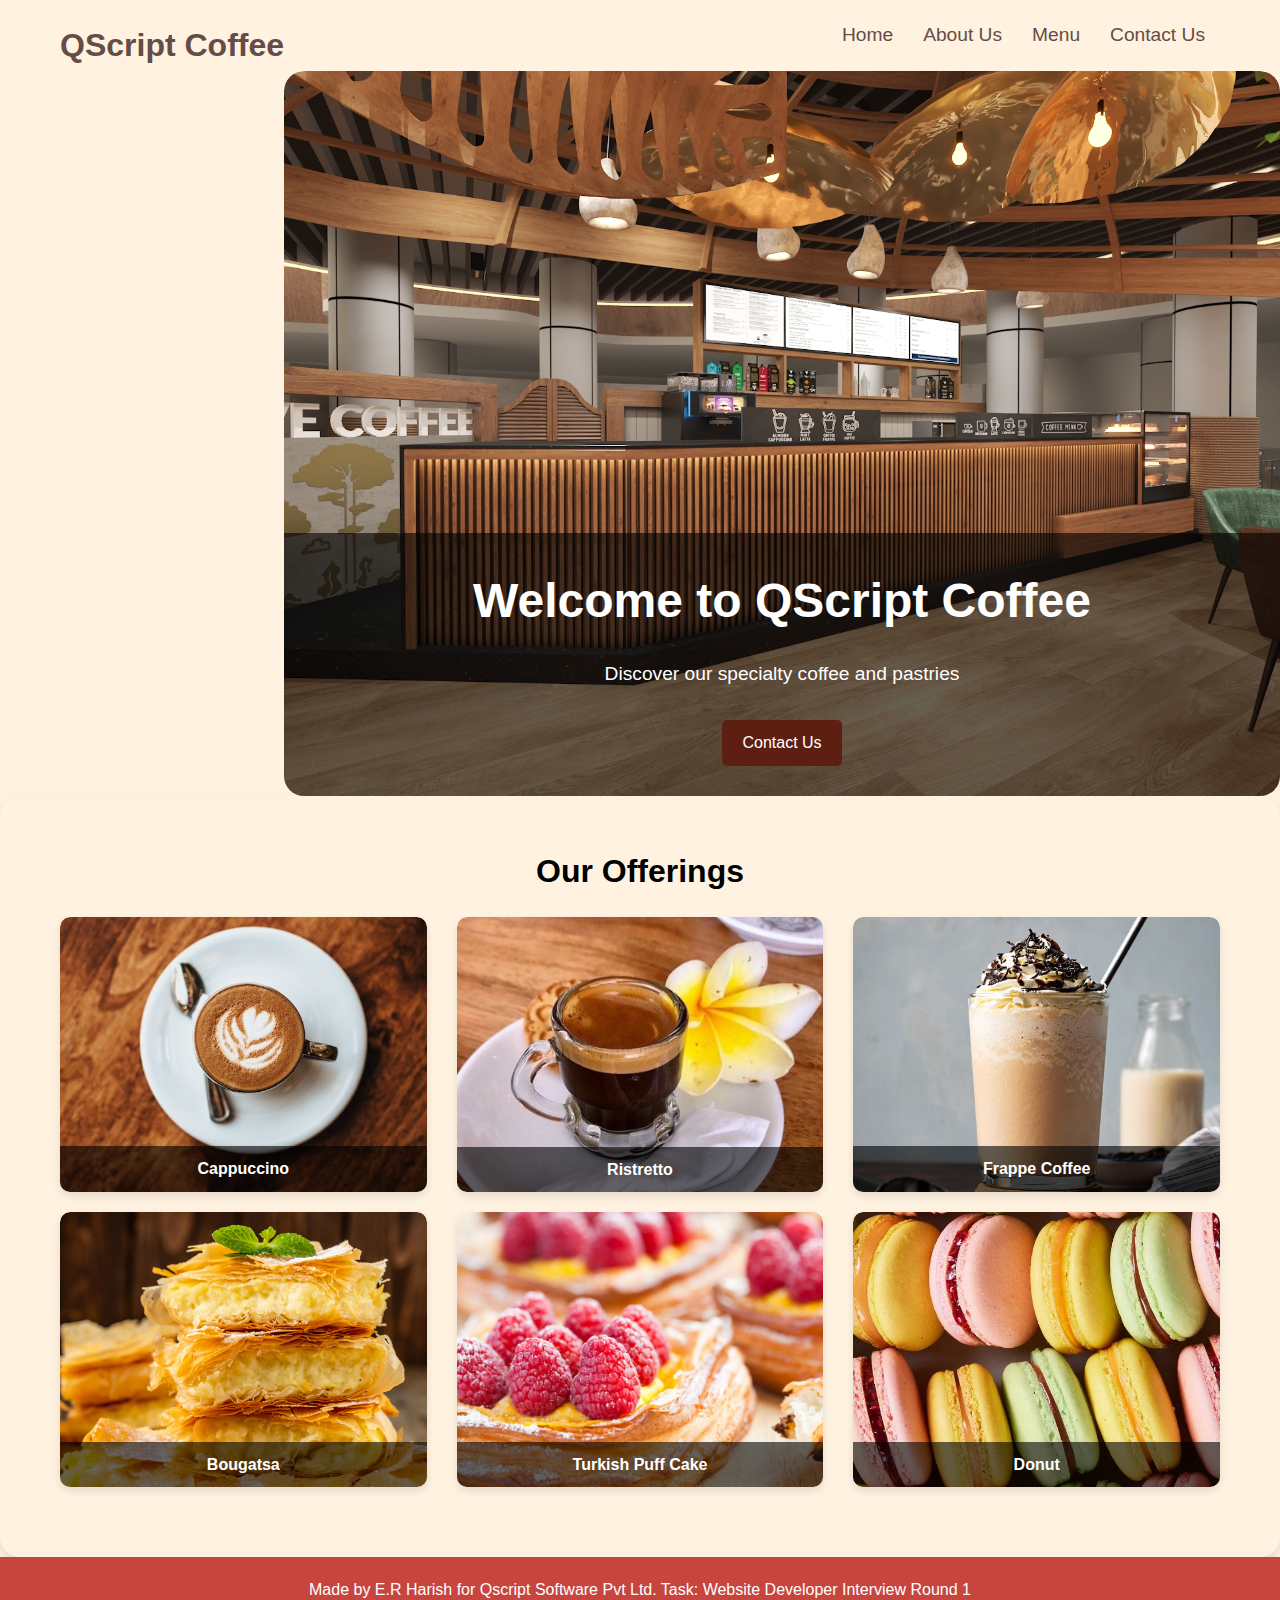
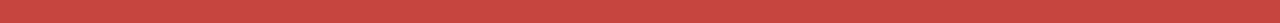
<file: index.html>
<!DOCTYPE html>
<html lang="en">
<head>
    <meta charset="UTF-8">
    <meta name="viewport" content="width=device-width, initial-scale=1.0">
    <title>QScript Coffee</title>
    <link rel="stylesheet" href="styles.css">
</head>
<body>
    <header>
        <nav>
            <div class="container">
                <h1 class="logo">QScript Coffee</h1>
                <ul class="nav-links">
                    <li><a href="index.html">Home</a></li>
                    <li><a href="about.html">About Us</a></li>
                    <li><a href="menu.html">Menu</a></li>
                    <li><a href="contact.html">Contact Us</a></li>
                </ul>
            </div>
        </nav>
    </header>
    <section id="coffee-shop">
        <div class="coffee-image">
            <img src="coffeeShop_photo.jpeg" alt="Coffee Shop Image">
            <div class="overlay">
                <div class="content">
                    <h1>Welcome to QScript Coffee</h1>
                    <p>Discover our specialty coffee and pastries</p>
                    <a href="contact.html" class="btn">Contact Us</a>
                </div>
            </div>
        </div>
    </section>
    <section id="offerings">
        <div class="container">
            <div class="offerings-box">
                <h2>Our Offerings</h2>
                <div class="row">
                    <div class="col">
                        <div class="offering">
                            <img src="cappuccino.jpeg" alt="Coffee Image">
                            <div class="overlay">
                                <p class="offering-name">Cappuccino</p>
                            </div>
                        </div>
                    </div>
                    <div class="col">
                        <div class="offering">
                            <img src="ristretto.jpg" alt="Coffee Image">
                            <div class="overlay">
                                <p class="offering-name">Ristretto</p>
                            </div>
                        </div>
                    </div>
                    <div class="col">
                        <div class="offering">
                            <img src="frappe.jpg" alt="Coffee Image">
                            <div class="overlay">
                                <p class="offering-name">Frappe Coffee</p>
                            </div>
                        </div>
                    </div>
                </div>
                <div class="row">
                    <div class="col">
                        <div class="offering">
                            <img src="Bougatsa.png" alt="Pastry Image">
                            <div class="overlay">
                                <p class="offering-name">Bougatsa</p>
                            </div>
                        </div>
                    </div>
                    <div class="col">
                        <div class="offering">
                            <img src="turkey_puff_cake.jpeg" alt="Pastry Image">
                            <div class="overlay">
                                <p class="offering-name">Turkish Puff Cake</p>
                            </div>
                        </div>
                    </div>
                    <div class="col">
                        <div class="offering">
                            <img src="donuts.jpg" alt="Pastry Image">
                            <div class="overlay">
                                <p class="offering-name">Donut</p>
                            </div>
                        </div>
                    </div>
                </div>
            </div>
        </div>
    </section>
    
    <footer>
        <div class="container">
            <p>Made by E.R Harish for Qscript Software Pvt Ltd. Task: Website Developer Interview Round 1</p>
        </div>
    </footer>

    <script src="script.js"></script>
</body>
</html>
</file>
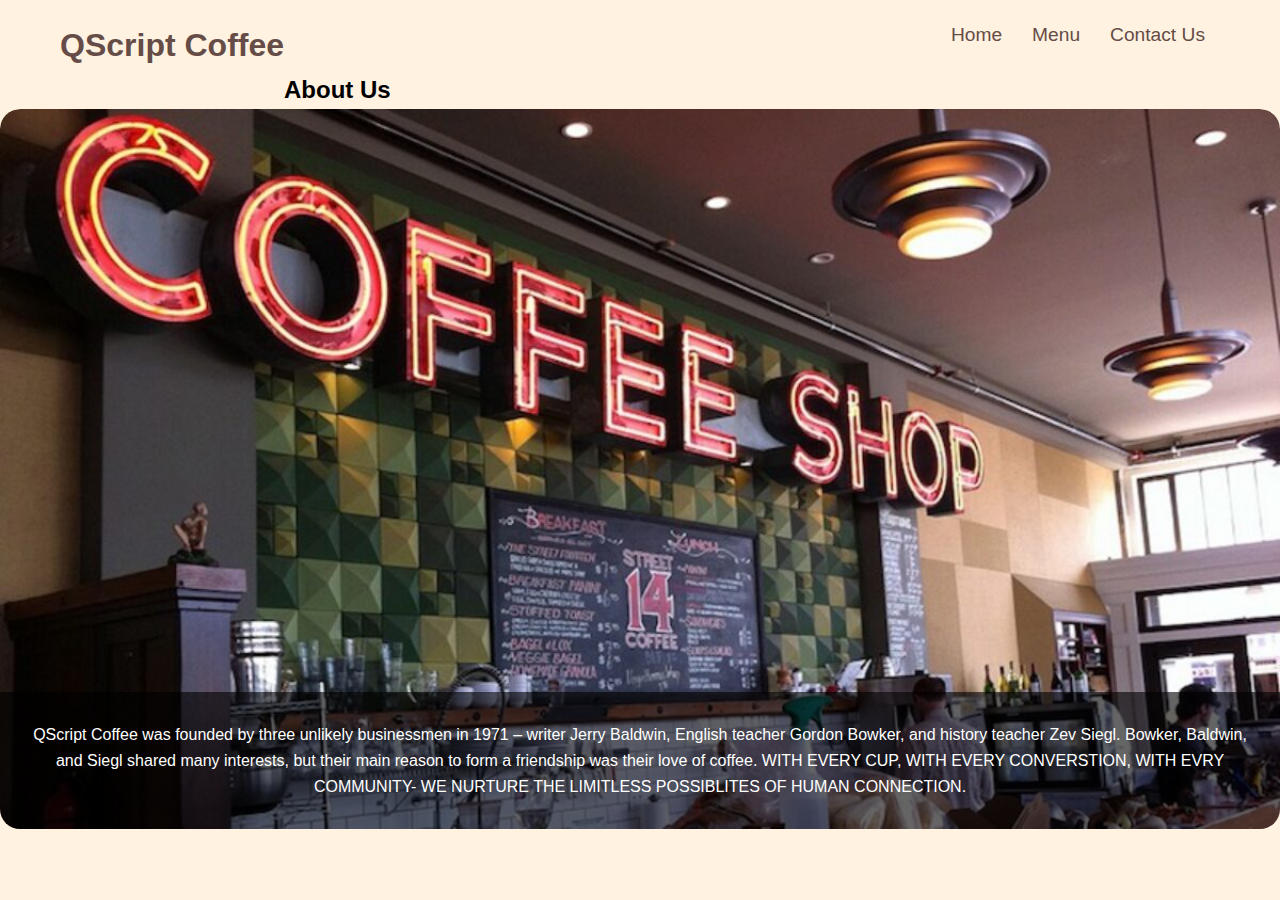
<file: about.html>
<!DOCTYPE html>
<html lang="en">
<head>
    <meta charset="UTF-8">
    <meta name="viewport" content="width=device-width, initial-scale=1.0">
    <title>About Us - QScript Coffee</title>
    <link rel="stylesheet" href="styles.css">
</head>
<body>
    <header>
        <nav>
            <div class="container">
                <h1 class="logo">QScript Coffee</h1>
                <ul class="nav-links">
                    <li><a href="index.html">Home</a></li>
                    <li><a href="menu.html">Menu</a></li>
                    <li><a href="contact.html">Contact Us</a></li>
                </ul>
            </div>
        </nav>
    </header>
    <section id="about">
        <div class="container">
            <h2>About Us</h2>
            
        </div>
        <div class="coffee-image">
            <img src="about_us_photo.jpeg" alt="Coffee Shop Image">
            <div class="overlay">
                <div class="content">
                    QScript Coffee was founded by three unlikely businessmen in 1971 – writer Jerry Baldwin, English teacher Gordon Bowker, and history teacher Zev Siegl. Bowker, Baldwin, and Siegl shared many interests, but their main reason to form a friendship was their love of coffee.
                    WITH EVERY CUP, WITH EVERY CONVERSTION, WITH EVRY COMMUNITY- WE NURTURE THE LIMITLESS POSSIBLITES OF HUMAN CONNECTION.
                </div>
            </div>
        </div>
    </section>
    <script src="script.js"></script>
</body>
</html>
</file>
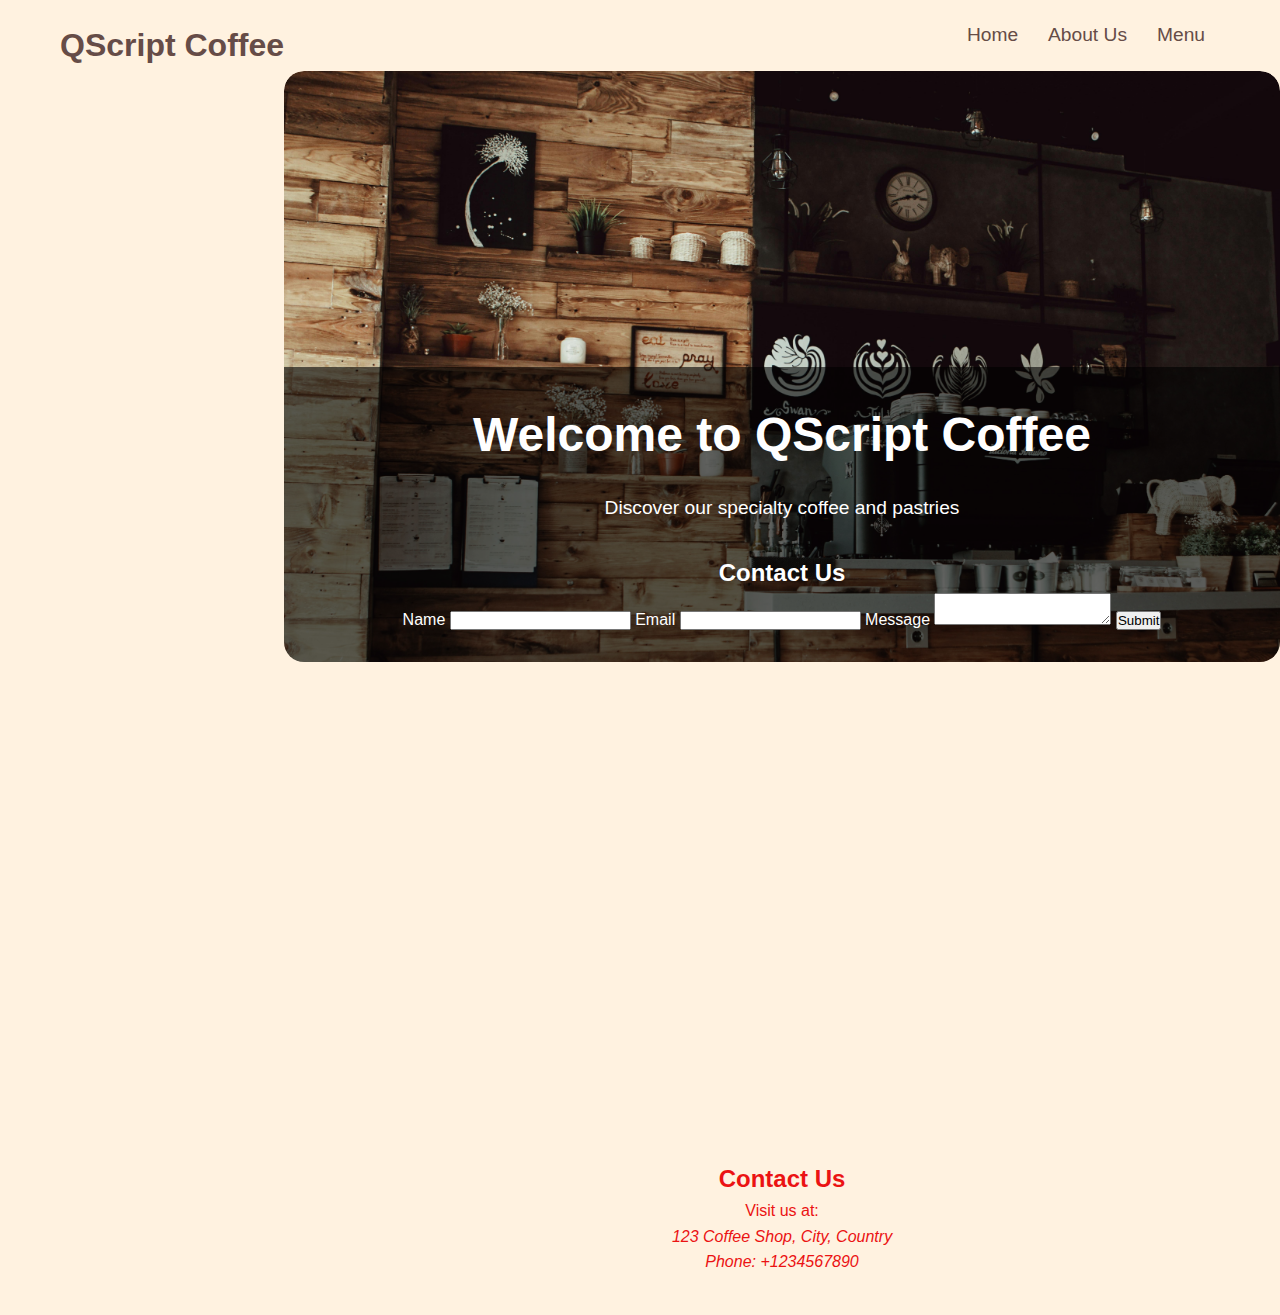
<file: contact.html>
<!DOCTYPE html>
<html lang="en">
<head>
    <meta charset="UTF-8">
    <meta name="viewport" content="width=device-width, initial-scale=1.0">
    <title>Contact Us - QScript Coffee</title>
    <link rel="stylesheet" href="styles.css">
</head>
<body>
    <header>
        <nav>
            <div class="container">
                <h1 class="logo">QScript Coffee</h1>
                <ul class="nav-links">
                    <li><a href="index.html">Home</a></li>
                    <li><a href="about.html">About Us</a></li>
                    <li><a href="menu.html">Menu</a></li>
                    <!-- <li><a href="contact.html">Contact Us</a></li> -->
                </ul>
            </div>
        </nav>
    </header>
    <section id="coffee-shop">
        <div class="coffee-image">
            <img src="contact_us_photo.jpeg" alt="Coffee Shop Image">
            <div class="overlay">
                <div class="content">
                    <h1>Welcome to QScript Coffee</h1>
                    <p>Discover our specialty coffee and pastries</p>
                    <h2>Contact Us</h2>
                    <form id="contact-form">
                        <label for="name">Name</label>
                        <input type="text" id="name" name="name" required>
                        <label for="email">Email</label>
                        <input type="email" id="email" name="email" required>
                        <label for="message">Message</label>
                        <textarea id="message" name="message" required></textarea>
                        <button type="submit">Submit</button>
                    </form>
                </div>
            </div>
        </div>
        <div class="contact-box">
            <div class="map-container">
                <iframe src="https://www.google.com/maps/embed?pb=!1m18!1m12!1m3!1d12345.678901234567!2d77.594566!3d12.971599!4m5!3m4!1s0x0:0x0!8m2!3d12.971599!4d77.594566" width="100%" height="450" style="border:0;" allowfullscreen="" loading="lazy"></iframe>
            </div>
            
            <div class="contact-details">
                <h2>Contact Us</h2>
                <p>Visit us at:</p>
                <address>
                    123 Coffee Shop, City, Country<br>
                    Phone: +1234567890
                </address>
            </div>
    </section>
    
    <script src="script.js"></script>
</body>
</html>
</file>
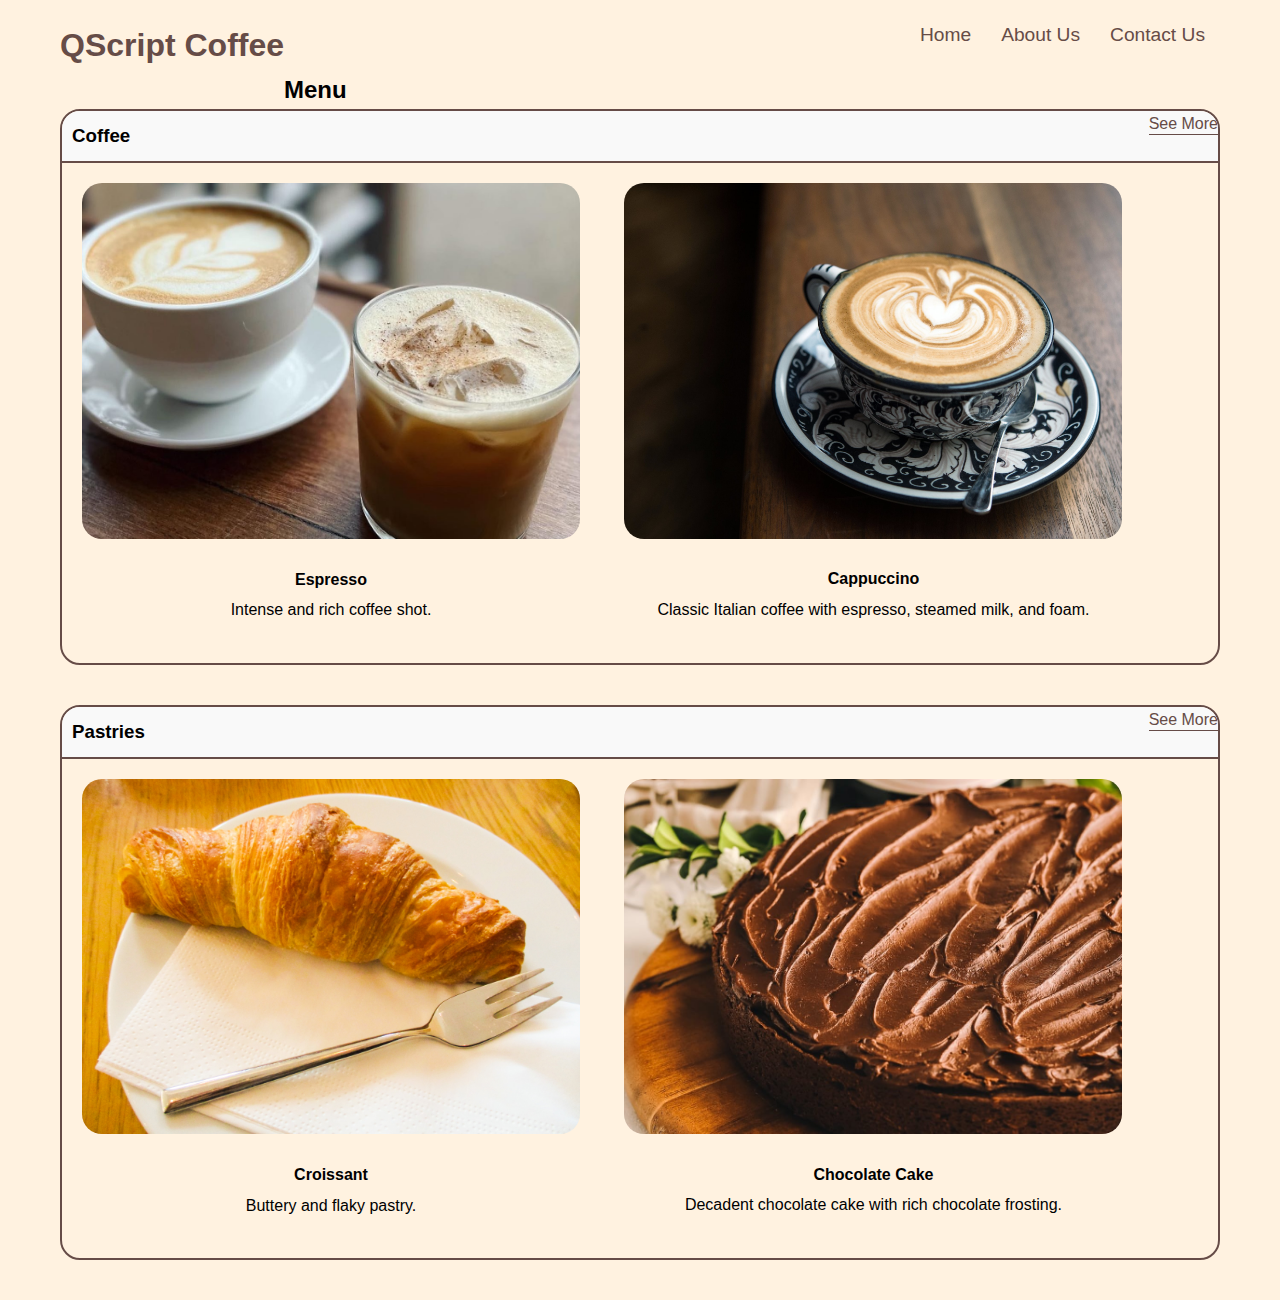
<file: menu.html>
<!DOCTYPE html>
<html lang="en">
<head>
    <meta charset="UTF-8">
    <meta name="viewport" content="width=device-width, initial-scale=1.0">
    <title>Menu - QScript Coffee</title>
    <link rel="stylesheet" href="styles.css">
</head>
<body>
    <header>
        <nav>
            <div class="container">
                <h1 class="logo">QScript Coffee</h1>
                <ul class="nav-links">
                    <li><a href="index.html">Home</a></li>
                    <li><a href="about.html">About Us</a></li>
                    <!-- <li><a href="menu.html">Menu</a></li> -->
                    <li><a href="contact.html">Contact Us</a></li>
                </ul>
            </div>
        </nav>
    </header>
    <section id="menu">
        <div class="container">
            <h2>Menu</h2>
            <div class="menu-section coffee-section">
                <div class="see-more-left">
                    <a href="#" class="see-more">See More</a>
                </div>
                <h3>Coffee</h3>
                <div class="menu-item">
                    <img src="espresso.jpeg" alt="Espresso">
                    <h4>Espresso</h4>
                    <p>Intense and rich coffee shot.</p>
                </div>
                <div class="menu-item">
                    <img src="cappuccino_menu.jpeg" alt="Cappuccino">
                    <h4>Cappuccino</h4>
                    <p>Classic Italian coffee with espresso, steamed milk, and foam.</p>
                </div>
            </div>
            <div class="menu-section pastry-section">
                <div class="see-more-left">
                    <a href="#" class="see-more">See More</a>
                </div>
                <h3>Pastries</h3>
                <div class="menu-item">
                    <img src="croissant.jpeg" alt="Croissant">
                    <h4>Croissant</h4>
                    <p>Buttery and flaky pastry.</p>
                </div>
                <div class="menu-item">
                    <img src="chocolate_cake.jpg" alt="Chocolate Cake">
                    <h4>Chocolate Cake</h4>
                    <p>Decadent chocolate cake with rich chocolate frosting.</p>
                </div>
            </div>
        </div>
    </section>
    
    <script src="script.js"></script>
</body>
</html>
</file>
<file: styles.css>
* {
    margin: 0;
    padding: 0;
    box-sizing: border-box;
}

body {
    font-family: 'Romelio Sans', sans-serif;
    background-color: #fff2e0;
    line-height: 1.6;
}

.container {
    max-width: 1200px;
    margin: 0 auto;
    padding: 0 20px;
}

header {
    background-color: #fff2e0;
    color: #664c47;
    padding: 20px 0;
    text-align: center;
}

.logo {
    font-family: 'Montserrat', sans-serif;
    font-weight: medium;
    font-size: 2rem;
    color: #664c47;
    float: left;
}

.nav-links {
    list-style: none;
    display: flex;
    justify-content: flex-end;
}

.nav-links li {
    margin: 0 15px;
}

.nav-links li a {
    color: #664c47;
    text-decoration: none;
    font-size: 1.2rem;
}

#hero {
    background: url('coffee-shop.jpg') no-repeat center center/cover;
    color: #fff;
    text-align: center;
    padding: 100px 0;
    position: relative;
}

.hero-content {
    position: relative;
    z-index: 1;
}

.hero-content h1 {
    font-family: 'Montserrat', sans-serif;
    font-weight: medium;
    font-size: 3rem;
    margin-bottom: 20px;
}

.hero-content p {
    font-size: 1.2rem;
    margin-bottom: 30px;
}

.btn {
    display: inline-block;
    background-color: #5e1f13;
    color: #fff;
    font-family: 'Montserrat', sans-serif;
    font-weight: medium;
    font-size: 1rem;
    padding: 10px 20px;
    text-decoration: none;
    border: none;
    cursor: pointer;
    border-radius: 5px;
    transition: background-color 0.3s ease;
}

.btn:hover {
    background-color: #664c47;
}

#coffee-shop {
    position: relative;
    overflow: hidden;
}

#about {
    position: relative;
}

.coffee-image {
    position: relative;
    overflow: hidden;
    border-radius: 20px; 
}

.coffee-image img {
    width: 100%;
    display: block;
    object-fit: cover; 
    border-radius: 20px; 
}

.overlay {
    position: absolute;
    bottom: 0;
    left: 0;
    width: 100%;
    background-color: rgba(0, 0, 0, 0.6);
    color: #fff;
    padding: 20px;
}

.overlay .content {
    text-align: center;
}

.content {
    text-align: center;
    color: #fff;
    z-index: 1;
    padding: 20px;
}

.content h1 {
    font-family: 'Montserrat', sans-serif;
    font-weight: medium;
    font-size: 3rem;
    margin-bottom: 20px;
}

.content p {
    font-size: 1.2rem;
    margin-bottom: 30px;
}

.btn {
    display: inline-block;
    background-color: #5e1f13;
    color: #fff;
    font-family: 'Montserrat', sans-serif;
    font-weight: medium;
    font-size: 1rem;
    padding: 10px 20px;
    text-decoration: none;
    border: none;
    cursor: pointer;
    border-radius: 5px;
    transition: background-color 0.3s ease;
}

.btn:hover {
    background-color: #664c47;
}

footer {
    background-color: #c6453e;
    color: #fff;
    text-align: center;
    padding: 20px 0;
    font-family: 'Romelio Sans', sans-serif;
}

#offerings {
    background-color: #fff2e0;
    padding: 50px 0;
    border-radius: 20px;
    box-shadow: 0 4px 8px rgba(0, 0, 0, 0.1);
}

.offerings-box {
    text-align: center;
}

.offerings-box h2 {
    font-size: 2rem;
    margin-bottom: 20px;
}

.row {
    display: flex;
    justify-content: space-between;
    margin-bottom: 20px;
}

.col {
    flex: 0 0 calc(33.33% - 20px);
}

.offering {
    position: relative;
    border-radius: 10px;
    overflow: hidden;
    box-shadow: 0 4px 8px rgba(0, 0, 0, 0.1);
}

.offering img {
    width: 100%;
    display: block;
    border-radius: 10px;
}

.overlay {
    position: absolute;
    bottom: 0;
    left: 0;
    width: 100%;
    background-color: rgba(0, 0, 0, 0.6);
    padding: 10px 0;
    text-align: center;
    transition: background-color 0.3s ease;
}

.offering:hover .overlay {
    background-color: rgba(0, 0, 0, 0.8);
}

.offering-name {
    color: #fff;
    font-size: 1rem;
    font-weight: bold;
    margin: 0;
}
#coffee-shop {
    position: relative;
    overflow: hidden;
}

.map-container {
    width: 100%;
    margin-bottom: 20px;
}

.contact-box {
    background-color: #fff2e0;
    padding: 20px;
    text-align: center;
    color: #eb1313;
}

.contact-details,
.contact-form {
    margin-bottom: 20px;
}

.contact-form label {
    display: block;
    margin-bottom: 5px;
}

.contact-form input[type="text"],
.contact-form input[type="email"],
.contact-form textarea {
    width: 100%;
    padding: 8px;
    margin-bottom: 10px;
    box-sizing: border-box;
}

.contact-form textarea {
    height: 100px;
}

.contact-form button {
    background-color: #5e1f13;
    color: #fff;
    border: none;
    padding: 10px 20px;
    cursor: pointer;
    border-radius: 5px;
    transition: background-color 0.3s ease;
}

.contact-form button:hover {
    background-color: #664c47;
}

.menu-section {
    margin-bottom: 40px;
    border: 2px solid #664c47;
    border-radius: 20px; 
    overflow: hidden;
    position: relative;
}

.see-more-left {
    position: absolute;
    top: 0;
    right: 0;
}

.see-more {
    color: #664c47;
    text-decoration: none;
    border-bottom: 1px solid #664c47; 
    padding-bottom: 2px; 
}

.see-more:hover {
    color: #5e1f13; 
}

.menu-section h3 {
    padding: 10px;
    margin-top: 0;
    background-color: #f9f9f9;
    border-bottom: 2px solid #664c47; 
}

.menu-item {
    width: calc(50% - 40px);
    display: inline-block;
    vertical-align: top;
    padding: 20px;
    text-align: center; 
}

.menu-item img {
    width: 100%;
    border-radius: 20px; 
}

.menu-item h4 {
    margin-top: 20px; 
    margin-bottom: 5px;
}

.menu-item p {
    margin-bottom: 20px; 
}
</file>
